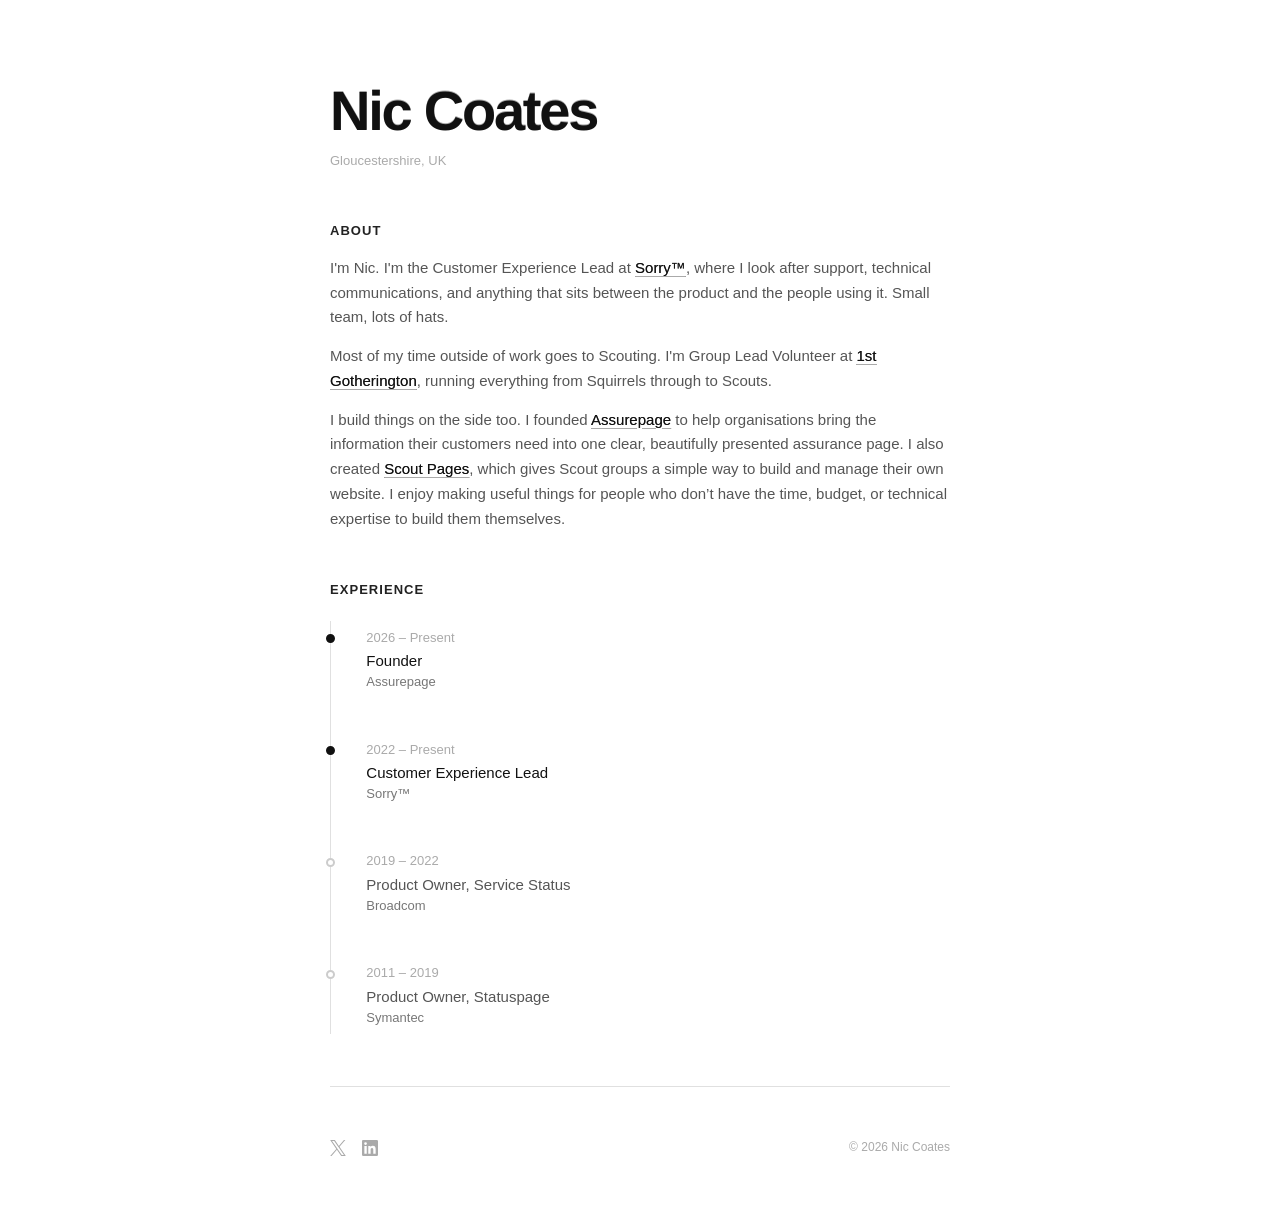
<file: index.html>
<!doctype html>
<html lang="en">
    <head>
        <meta charset="UTF-8" />
        <meta name="viewport" content="width=device-width, initial-scale=1.0" />

        <title>Nic Coates</title>

        <!-- SEO -->
        <meta
            name="description"
            content="Nic Coates — Customer Experience Lead at Sorry™, Scout leader, and builder of things for people who give their time."
        />
        <meta name="author" content="Nic Coates" />
        <meta name="robots" content="index, follow" />

        <!-- Open Graph -->
        <meta property="og:title" content="Nic Coates" />
        <meta
            property="og:description"
            content="Customer Experience Lead at Sorry™, Scout leader, and builder of things for people who give their time."
        />
        <meta property="og:url" content="https://www.niccoates.uk" />
        <meta property="og:type" content="website" />
        <meta
            property="og:image"
            content="https://www.niccoates.uk/images/og_image.png"
        />

        <!-- X (Twitter) Card -->
        <meta name="twitter:card" content="summary_large_image" />
        <meta name="twitter:title" content="Nic Coates" />
        <meta
            name="twitter:description"
            content="Customer Experience Lead at Sorry™, Scout leader, and builder of things for people who give their time."
        />
        <meta name="twitter:creator" content="@niccoates" />
        <meta
            name="twitter:image"
            content="https://www.niccoates.uk/images/og_image.png"
        />

        <!-- Favicon -->
        <link rel="icon" type="image/png" href="images/icon.png" />

        <!-- Fonts -->
        <link rel="preconnect" href="https://fonts.bunny.net" crossorigin />
        <link
            href="https://fonts.bunny.net/css?family=space-grotesk:400,500,600,700"
            rel="stylesheet"
        />

        <!-- Styles -->
        <link rel="stylesheet" href="stylesheets/style.css" />
    </head>
    <body>
        <div class="page">
            <header class="header">
                <h1>Nic Coates</h1>
                <span class="location">Gloucestershire, UK</span>
            </header>

            <div class="section about">
                <p class="section-label">About</p>
                <p>
                    I'm Nic. I'm the Customer Experience Lead at
                    <a
                        href="https://sorryapp.com"
                        target="_blank"
                        rel="noopener"
                        >Sorry&trade;</a
                    >, where I look after support, technical communications, and
                    anything that sits between the product and the people using
                    it. Small team, lots of hats.
                </p>
                <p>
                    Most of my time outside of work goes to Scouting. I'm Group
                    Lead Volunteer at
                    <a
                        href="https://www.gotheringtonscouts.org.uk"
                        target="_blank"
                        rel="noopener"
                        >1st Gotherington</a
                    >, running everything from Squirrels through to Scouts.
                </p>
                <p>
                    I build things on the side too.
                    I founded <a href="https://www.assurepage.com"
                        target="_blank"
                        rel="noopener"
                        >Assurepage</a
                    > to help organisations bring the information their customers need into one clear, beautifully presented assurance page. I also created
                    
                    <a
                        href="https://www.scoutpages.co.uk"
                        target="_blank"
                        rel="noopener"
                        >Scout Pages</a
                    >,
                    which gives Scout groups a simple way to build and manage their own website. I enjoy making useful things for people who don’t have the time, budget, or technical expertise to build them themselves.
                </p>
            </div>

            <div class="section">
                <p class="section-label">Experience</p>
                <div class="timeline">
                    <div class="timeline-entry current">
                        <div class="timeline-date">2026 &ndash; Present</div>
                        <div class="timeline-title">
                            Founder
                        </div>
                        <div class="timeline-org">Assurepage</div>
                    </div>
                    <div class="timeline-entry current">
                        <div class="timeline-date">2022 &ndash; Present</div>
                        <div class="timeline-title">
                            Customer Experience Lead
                        </div>
                        <div class="timeline-org">Sorry&trade;</div>
                    </div>
                    <div class="timeline-entry">
                        <div class="timeline-date">2019 &ndash; 2022</div>
                        <div class="timeline-title">
                            Product Owner, Service Status
                        </div>
                        <div class="timeline-org">Broadcom</div>
                    </div>
                    <div class="timeline-entry">
                        <div class="timeline-date">2011 &ndash; 2019</div>
                        <div class="timeline-title">
                            Product Owner, Statuspage
                        </div>
                        <div class="timeline-org">Symantec</div>
                    </div>
                </div>
            </div>

            <hr />

            <footer class="footer">
                <div class="footer-links">
                    <a
                        href="https://twitter.com/niccoates"
                        target="_blank"
                        rel="noopener"
                        aria-label="X (Twitter)"
                    >
                        <svg
                            width="16"
                            height="16"
                            viewBox="0 0 20 20"
                            fill="none"
                            xmlns="http://www.w3.org/2000/svg"
                        >
                            <path
                                d="M11.8618 8.46833L19.1476 0H17.4209L11.0951 7.35333L6.04259 0H0.215088L7.85509 11.1192L0.215088 20H1.94175L8.62175 12.235L13.9576 20H19.7851L11.8618 8.46833ZM9.49759 11.2175L8.72342 10.11L2.56342 1.3H5.21509L10.1859 8.41L10.9601 9.5175L17.4218 18.7592H14.7701L9.49759 11.2175Z"
                                fill="currentColor"
                            />
                        </svg>
                    </a>
                    <a
                        href="https://linkedin.com/in/niccoates"
                        target="_blank"
                        rel="noopener"
                        aria-label="LinkedIn"
                    >
                        <svg
                            xmlns="http://www.w3.org/2000/svg"
                            width="16"
                            height="16"
                            fill="currentColor"
                            viewBox="0 0 24 24"
                        >
                            <path
                                d="M22.162 0H1.838C.823 0 0 .823 0 1.838v20.324C0 23.177.823 24 1.838 24h20.324A1.84 1.84 0 0 0 24 22.162V1.838A1.84 1.84 0 0 0 22.162 0ZM7.09 20.452H3.546V9.02H7.09ZM5.318 7.483a2.05 2.05 0 1 1 0-4.1 2.05 2.05 0 0 1 0 4.1ZM20.452 20.452h-3.545v-5.541c0-1.32-.027-3.016-1.838-3.016-1.84 0-2.122 1.435-2.122 2.919v5.638H9.403V9.02h3.4v1.561h.049a3.731 3.731 0 0 1 3.361-1.846c3.594 0 4.256 2.366 4.256 5.44v6.277Z"
                            />
                        </svg>
                    </a>
                </div>
                <small
                    >&copy;
                    <script>
                        document.write(new Date().getFullYear());
                    </script>
                    Nic Coates</small
                >
            </footer>
        </div>
    </body>
</html>
</file>
<file: stylesheets/style.css>
/* ---- Reset ---- */

*,
*::before,
*::after {
    box-sizing: border-box;
    margin: 0;
    padding: 0;
}

/* ---- Tokens ---- */

:root {
    --black: #111;
    --text: #555;
    --text-hover: #222;
    --label: #222;
    --muted: #777;
    --faint: #aaa;
    --rule: #e0e0e0;
    --dot: #ccc;
    --bg: #fff;
    --glow: rgba(0, 0, 0, 0.03);
    --shimmer-peak: #999;
    --font:
        "Space Grotesk", -apple-system, BlinkMacSystemFont, "Segoe UI",
        sans-serif;
}

@media (prefers-color-scheme: dark) {
    :root {
        --black: #eee;
        --text: #aaa;
        --text-hover: #ccc;
        --label: #ddd;
        --muted: #888;
        --faint: #666;
        --rule: #2a2a2a;
        --dot: #444;
        --bg: #111;
        --glow: rgba(255, 255, 255, 0.04);
        --shimmer-peak: #fff;
    }
}

/* ---- Base ---- */

html {
    -webkit-font-smoothing: antialiased;
    -moz-osx-font-smoothing: grayscale;
}

body {
    font-family: var(--font);
    font-size: 0.9375rem;
    line-height: 1.65;
    color: var(--text);
    background: var(--bg);
    padding: 0 1.5rem;
}

.page {
    max-width: 620px;
    margin: 0 auto;
    padding: 5rem 0 3rem;
}

a {
    color: var(--black);
    text-decoration-color: var(--faint);
    text-underline-offset: 0.2em;
    transition: text-decoration-color 0.15s ease;
}

a:hover {
    text-decoration-color: var(--black);
}

/* ---- Header ---- */

.header {
    margin-bottom: 3rem;
}

.header h1 {
    font-size: clamp(2.5rem, 6vw, 3.5rem);
    font-weight: 700;
    letter-spacing: -0.04em;
    color: var(--black);
    line-height: 1.1;
    margin-bottom: 0.375rem;
    text-shadow:
        0 1px 0 rgba(255, 255, 255, 0.6),
        0 -1px 0 rgba(0, 0, 0, 0.35);
}

@media (prefers-color-scheme: dark) {
    .header h1 {
        text-shadow:
            0 1px 0 rgba(255, 255, 255, 0.08),
            0 -1px 0 rgba(0, 0, 0, 0.6);
    }
}

.header .location {
    font-size: 0.8125rem;
    color: var(--faint);
    font-weight: 400;
}

/* ---- Section ---- */

.section {
    margin-bottom: 3rem;
}

.section-label {
    font-size: 0.8125rem;
    font-weight: 800;
    text-transform: uppercase;
    letter-spacing: 0.08em;
    color: var(--label);
    margin-bottom: 1rem;
}

/* ---- About ---- */

.about p {
    margin-bottom: 0.875rem;
}

.about p:last-child {
    margin-bottom: 0;
}

.about p:not(.section-label) {
    background: linear-gradient(
        90deg,
        var(--text) 0%,
        var(--text) 40%,
        var(--shimmer-peak) 50%,
        var(--text) 60%,
        var(--text) 100%
    );
    background-size: 400% 100%;
    background-position: 100% 0;
    -webkit-background-clip: text;
    background-clip: text;
    color: transparent;
}

.about p:not(.section-label):hover {
    animation: text-shimmer 1.2s ease;
}

.about p:not(.section-label) a {
    background: none;
    -webkit-background-clip: initial;
    background-clip: initial;
    -webkit-text-fill-color: initial;
    color: var(--black);
}

/* ---- Timeline ---- */

.timeline {
    position: relative;
    padding-left: 1.52rem;
}

.timeline::before {
    content: "";
    position: absolute;
    left: 0;
    top: 0.25rem;
    bottom: 0.25rem;
    width: 1px;
    background: var(--rule);
}

.timeline-entry {
    position: relative;
    padding: 0.625rem 0.75rem 2.25rem;
    border-radius: 6px;
}

.timeline-entry:last-child {
    padding-bottom: 0.625rem;
}

.timeline-entry::before {
    content: "";
    position: absolute;
    left: -1.75rem;
    top: 1.075rem;
    width: 9px;
    height: 9px;
    border-radius: 50%;
    background: var(--bg);
    border: 2px solid var(--dot);
    z-index: 1;
}

.timeline-entry.current::before {
    background: var(--black);
    border-color: var(--black);
}

.timeline-entry.current .timeline-title {
    background: linear-gradient(
        90deg,
        var(--black) 0%,
        var(--black) 40%,
        var(--shimmer-peak) 50%,
        var(--black) 60%,
        var(--black) 100%
    );
    background-size: 400% 100%;
    background-position: 100% 0;
    -webkit-background-clip: text;
    background-clip: text;
    color: transparent;
}

.timeline-title {
    background: linear-gradient(
        90deg,
        var(--text) 0%,
        var(--text) 40%,
        var(--shimmer-peak) 50%,
        var(--text) 60%,
        var(--text) 100%
    );
    background-size: 400% 100%;
    background-position: 100% 0;
    -webkit-background-clip: text;
    background-clip: text;
    color: transparent;
}

.timeline-entry:hover .timeline-title {
    animation: text-shimmer 1.2s ease;
}

@keyframes text-shimmer {
    from {
        background-position: 100% 0;
    }
    to {
        background-position: 0% 0;
    }
}

.timeline-date {
    font-size: 0.8125rem;
    color: var(--faint);
    font-variant-numeric: tabular-nums;
    margin-bottom: 0.125rem;
}

.timeline-title {
    font-size: 0.9375rem;
    font-weight: 500;
    line-height: 1.4;
}

.timeline-org {
    font-size: 0.8125rem;
    color: var(--muted);
}

/* ---- Divider ---- */

hr {
    border: none;
    border-top: 1px solid var(--rule);
    margin: 3rem 0;
}

/* ---- Footer ---- */

.footer {
    padding: 0.2rem 0;
    display: flex;
    justify-content: space-between;
    align-items: center;
}

.footer-links {
    display: flex;
    gap: 1rem;
    align-items: center;
}

.footer-links a {
    color: var(--faint);
    text-decoration: none;
    display: flex;
    align-items: center;
    transition: color 0.15s ease;
}

.footer-links a:hover {
    color: var(--black);
}

.footer small {
    font-size: 0.75rem;
    color: var(--faint);
}

/* ---- Responsive ---- */

@media (max-width: 540px) {
    .page {
        padding: 3rem 0 2rem;
    }

    .header {
        margin-bottom: 2.5rem;
    }

    .timeline {
        padding-left: 1.5rem;
    }

    .timeline-entry::before {
        left: -1.5rem;
    }

    .footer {
        flex-direction: column-reverse;
        gap: 1rem;
        align-items: flex-start;
    }
}
</file>
